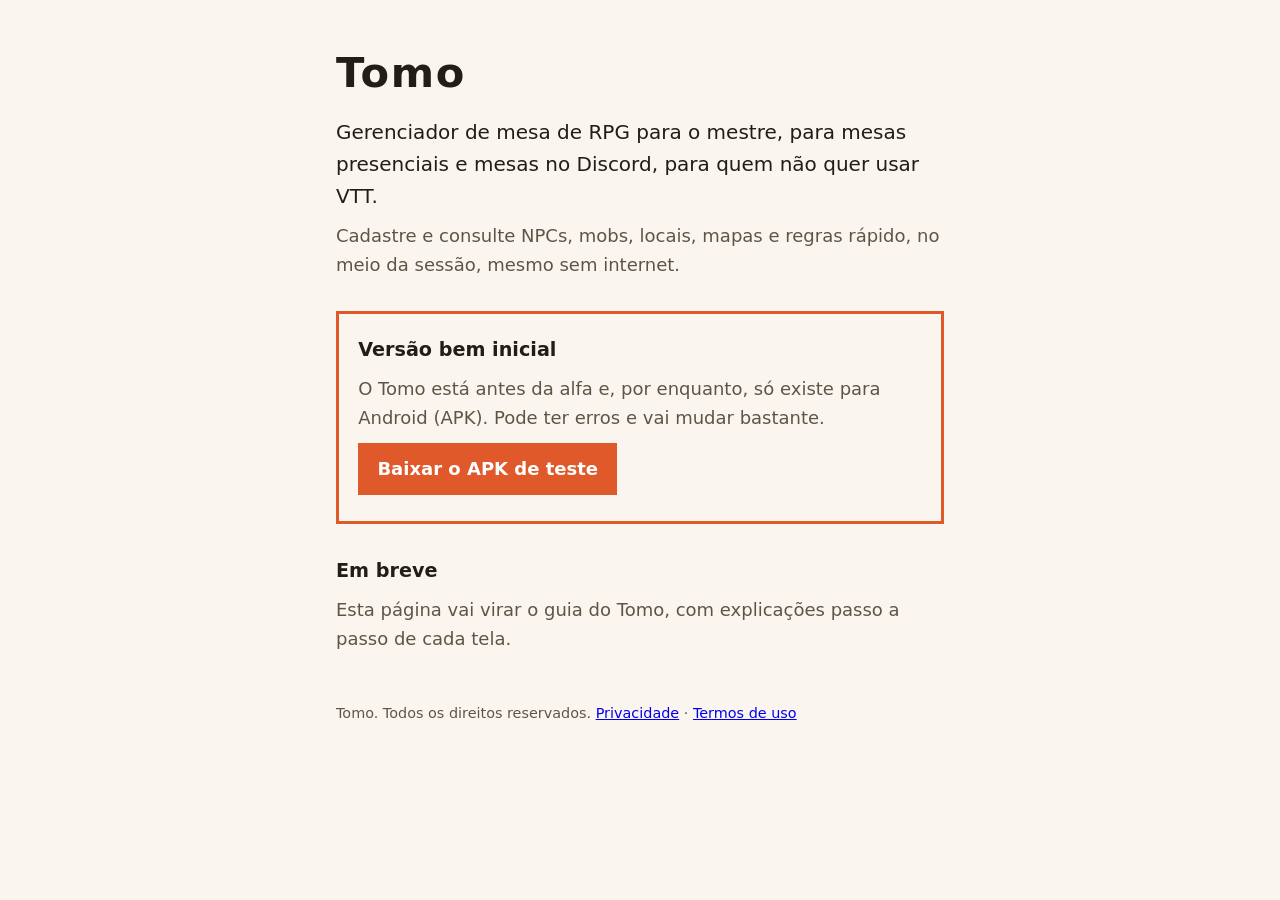
<file: index.html>
<!doctype html>
<html lang="pt-BR">
<head>
  <meta charset="utf-8">
  <meta name="viewport" content="width=device-width, initial-scale=1">
  <title>Tomo — gerenciador de mesa de RPG</title>
  <meta name="description" content="Tomo ajuda o mestre de RPG a consultar NPCs, mobs, mapas e regras durante a sessão. Para mesas presenciais e no Discord, sem VTT.">
  <link rel="stylesheet" href="estilo.css">
</head>
<body>
  <main>
    <h1>Tomo</h1>
    <p class="lead">Gerenciador de mesa de RPG para o mestre, para mesas presenciais e mesas no Discord, para quem não quer usar VTT.</p>
    <p>Cadastre e consulte NPCs, mobs, locais, mapas e regras rápido, no meio da sessão, mesmo sem internet.</p>

    <section class="aviso">
      <h2>Versão bem inicial</h2>
      <p>O Tomo está antes da alfa e, por enquanto, só existe para Android (APK). Pode ter erros e vai mudar bastante.</p>
      <p><a class="botao" href="https://github.com/Maycotkp/tomo-apk/releases/tag/ultimo">Baixar o APK de teste</a></p>
    </section>

    <section>
      <h2>Em breve</h2>
      <p>Esta página vai virar o guia do Tomo, com explicações passo a passo de cada tela.</p>
    </section>

    <footer>
      <p>Tomo. Todos os direitos reservados. <a href="privacidade/">Privacidade</a> · <a href="termos/">Termos de uso</a></p>
    </footer>
  </main>
</body>
</html>
</file>
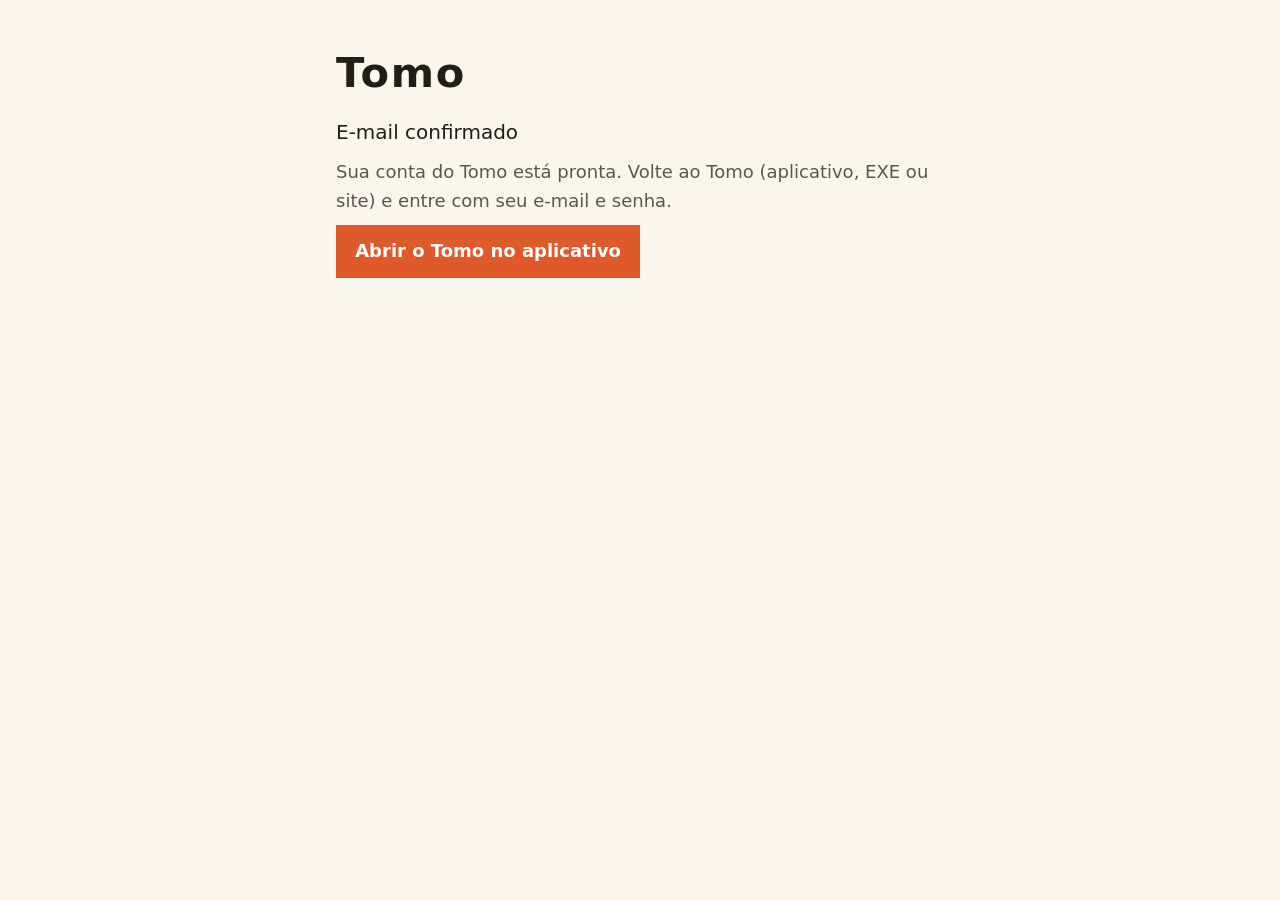
<file: auth/index.html>
<!doctype html>
<html lang="pt-BR">
<head>
  <meta charset="utf-8">
  <meta name="viewport" content="width=device-width, initial-scale=1">
  <meta name="robots" content="noindex">
  <meta name="referrer" content="no-referrer">
  <title>Tomo — conta</title>
  <link rel="stylesheet" href="../estilo.css">
</head>
<body>
  <main>
    <h1>Tomo</h1>
    <p class="lead" id="titulo">Um instante...</p>
    <p id="texto"></p>
    <p><a class="botao" id="abrir" href="tomo://auth-callback" hidden>Abrir o Tomo no aplicativo</a></p>
  </main>
  <script>
    // Esta página não guarda nem envia nada. O Supabase já confirmou a conta antes de chegar aqui.
    // Confirmar e-mail: só avisa que deu certo (a pessoa entra no app, no EXE ou no site com e-mail e senha).
    // Trocar a senha: repassa só o código do link para a tela de senha nova do aplicativo (esquema tomo://) e limpa o endereço do histórico.
    (function () {
      var busca = location.search || '';
      var hash = location.hash || '';
      var params = new URLSearchParams(hash.replace(/^#/, '') || busca.replace(/^\?/, ''));
      var titulo = document.getElementById('titulo');
      var texto = document.getElementById('texto');
      var abrir = document.getElementById('abrir');
      var tipo = params.get('type');
      var erro = params.get('error_description') || params.get('error');
      // Dois formatos de link de senha: o código do link (token_hash) ou a sessão no endereço (modelo padrão do Supabase).
      var codigo = params.get('token_hash');
      var acesso = params.get('access_token');
      var renovacao = params.get('refresh_token');
      if (!codigo && acesso && renovacao) codigo = 'sessao~' + acesso + '~' + renovacao;
      var alvo = 'tomo://esqueci-a-senha' + (codigo ? '?token=' + encodeURIComponent(codigo) : '');
      history.replaceState(null, '', location.pathname);
      if (erro) {
        titulo.textContent = 'Esse link não vale mais';
        texto.textContent = 'O link venceu ou já foi usado. Peça outro no Tomo: para confirmar o e-mail, crie a conta de novo; para a senha, use Esqueci a senha.';
        return;
      }
      if (tipo === 'recovery' && codigo) {
        titulo.textContent = 'Trocar a senha';
        texto.textContent = 'Abrindo o Tomo para você escolher a senha nova. Se não abrir, toque no botão. No EXE ou no site, abra o Tomo e use Esqueci a senha.';
        abrir.setAttribute('href', alvo);
        abrir.hidden = false;
        setTimeout(function () { location.href = alvo; }, 300);
        return;
      }
      titulo.textContent = 'E-mail confirmado';
      texto.textContent = 'Sua conta do Tomo está pronta. Volte ao Tomo (aplicativo, EXE ou site) e entre com seu e-mail e senha.';
      abrir.hidden = false;
    })();
  </script>
</body>
</html>
</file>
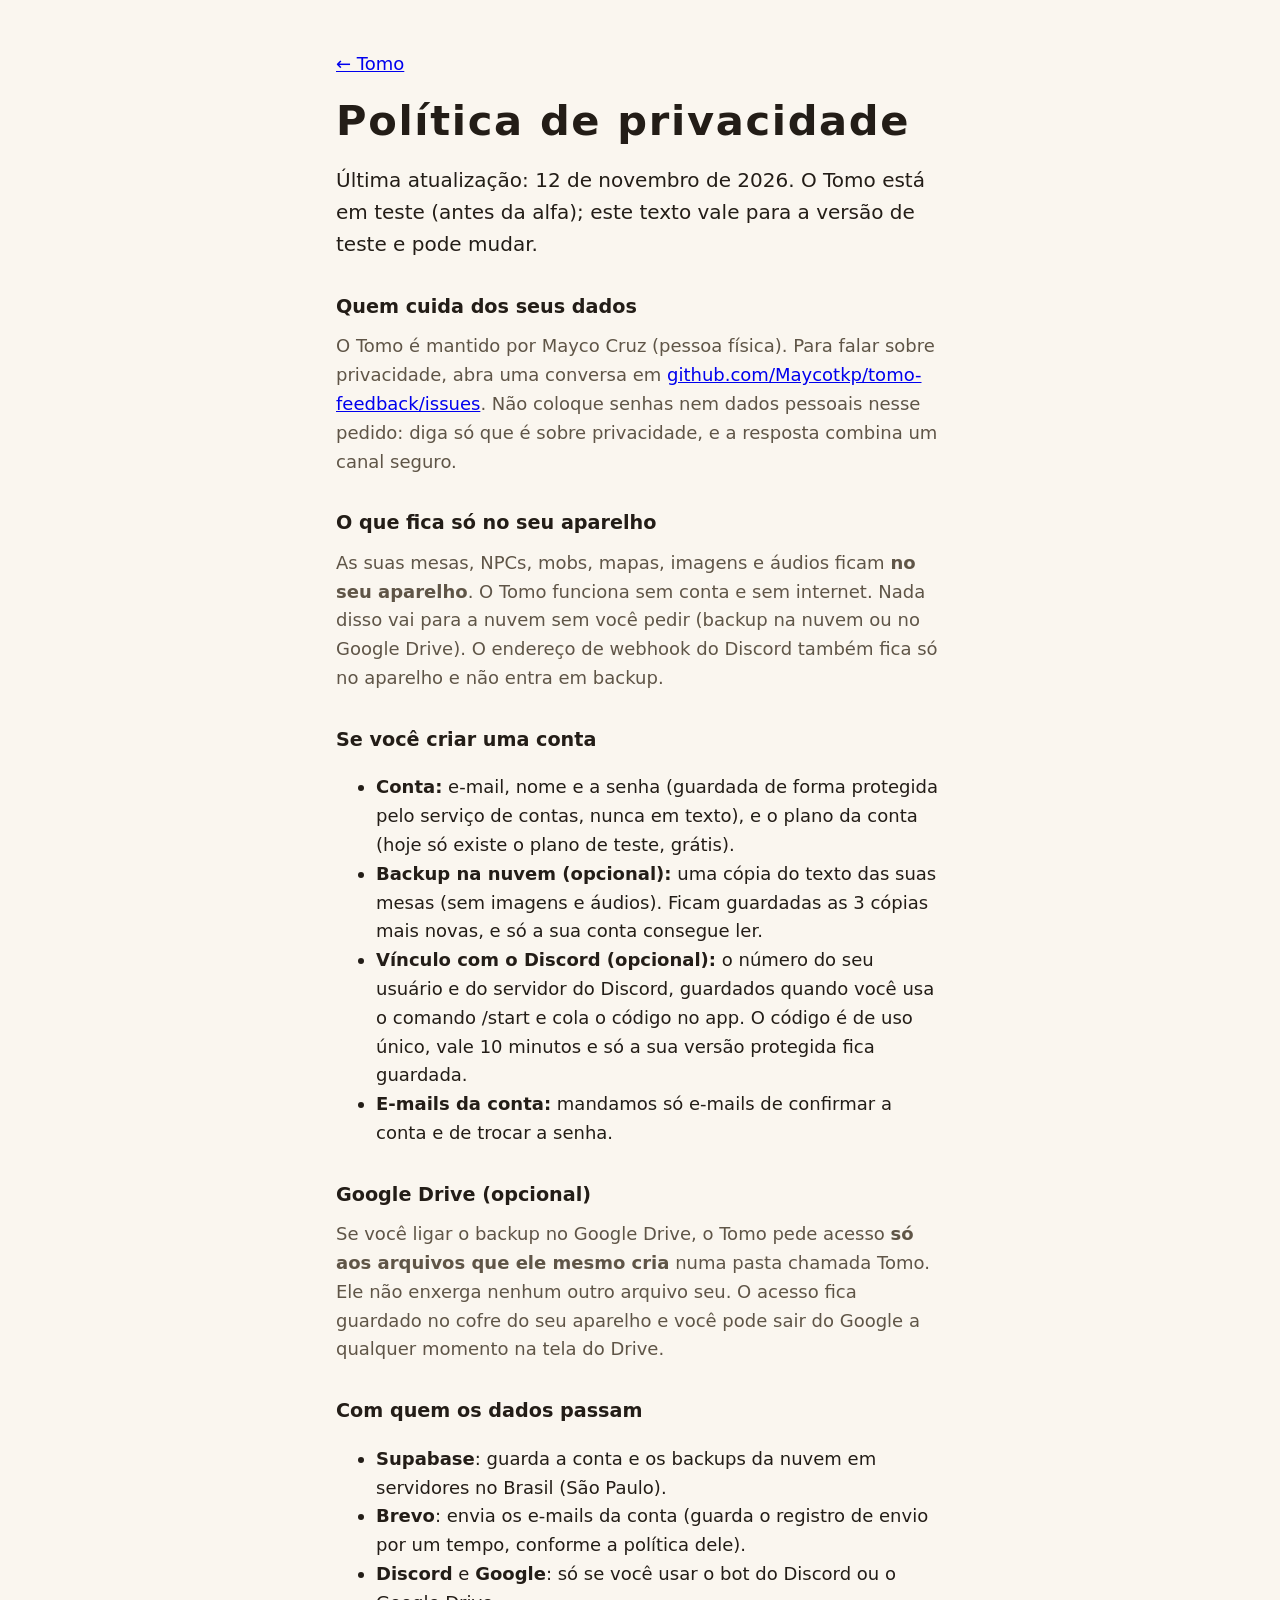
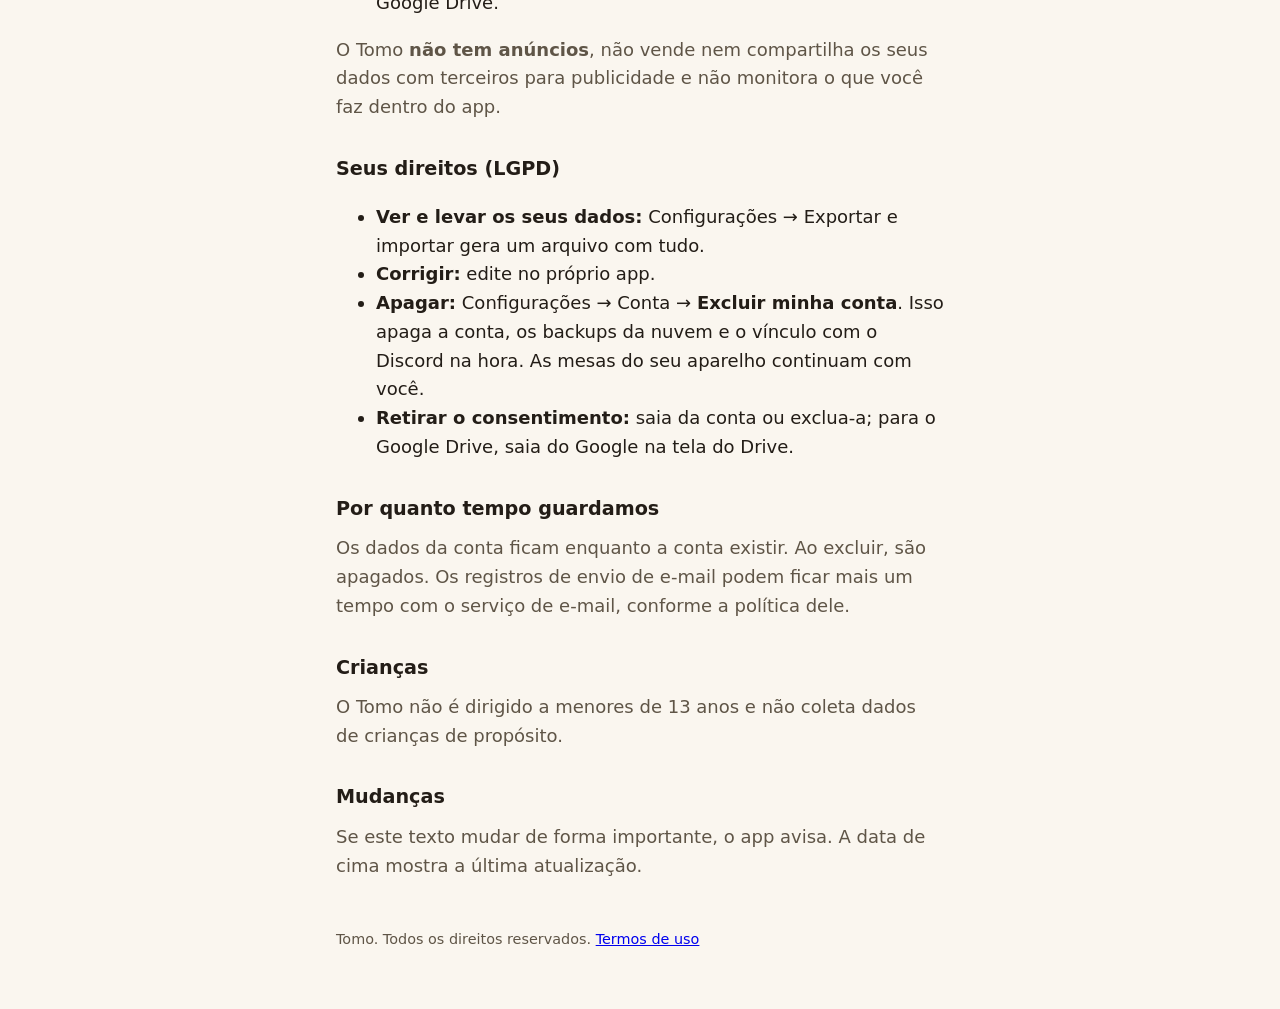
<file: privacidade/index.html>
<!doctype html>
<html lang="pt-BR">
<head>
  <meta charset="utf-8">
  <meta name="viewport" content="width=device-width, initial-scale=1">
  <title>Tomo — Política de privacidade</title>
  <meta name="description" content="Quais dados o Tomo guarda, para que servem, com quem são compartilhados e como apagar tudo.">
  <link rel="stylesheet" href="../estilo.css">
</head>
<body>
  <main>
    <p><a href="../">&larr; Tomo</a></p>
    <h1>Política de privacidade</h1>
    <p class="lead">Última atualização: 12 de novembro de 2026. O Tomo está em teste (antes da alfa); este texto vale para a versão de teste e pode mudar.</p>

    <h2>Quem cuida dos seus dados</h2>
    <p>O Tomo é mantido por Mayco Cruz (pessoa física). Para falar sobre privacidade, abra uma conversa em <a href="https://github.com/Maycotkp/tomo-feedback/issues">github.com/Maycotkp/tomo-feedback/issues</a>. Não coloque senhas nem dados pessoais nesse pedido: diga só que é sobre privacidade, e a resposta combina um canal seguro.</p>

    <h2>O que fica só no seu aparelho</h2>
    <p>As suas mesas, NPCs, mobs, mapas, imagens e áudios ficam <strong>no seu aparelho</strong>. O Tomo funciona sem conta e sem internet. Nada disso vai para a nuvem sem você pedir (backup na nuvem ou no Google Drive). O endereço de webhook do Discord também fica só no aparelho e não entra em backup.</p>

    <h2>Se você criar uma conta</h2>
    <ul>
      <li><strong>Conta:</strong> e-mail, nome e a senha (guardada de forma protegida pelo serviço de contas, nunca em texto), e o plano da conta (hoje só existe o plano de teste, grátis).</li>
      <li><strong>Backup na nuvem (opcional):</strong> uma cópia do texto das suas mesas (sem imagens e áudios). Ficam guardadas as 3 cópias mais novas, e só a sua conta consegue ler.</li>
      <li><strong>Vínculo com o Discord (opcional):</strong> o número do seu usuário e do servidor do Discord, guardados quando você usa o comando /start e cola o código no app. O código é de uso único, vale 10 minutos e só a sua versão protegida fica guardada.</li>
      <li><strong>E-mails da conta:</strong> mandamos só e-mails de confirmar a conta e de trocar a senha.</li>
    </ul>

    <h2>Google Drive (opcional)</h2>
    <p>Se você ligar o backup no Google Drive, o Tomo pede acesso <strong>só aos arquivos que ele mesmo cria</strong> numa pasta chamada Tomo. Ele não enxerga nenhum outro arquivo seu. O acesso fica guardado no cofre do seu aparelho e você pode sair do Google a qualquer momento na tela do Drive.</p>

    <h2>Com quem os dados passam</h2>
    <ul>
      <li><strong>Supabase</strong>: guarda a conta e os backups da nuvem em servidores no Brasil (São Paulo).</li>
      <li><strong>Brevo</strong>: envia os e-mails da conta (guarda o registro de envio por um tempo, conforme a política dele).</li>
      <li><strong>Discord</strong> e <strong>Google</strong>: só se você usar o bot do Discord ou o Google Drive.</li>
    </ul>
    <p>O Tomo <strong>não tem anúncios</strong>, não vende nem compartilha os seus dados com terceiros para publicidade e não monitora o que você faz dentro do app.</p>

    <h2>Seus direitos (LGPD)</h2>
    <ul>
      <li><strong>Ver e levar os seus dados:</strong> Configurações &rarr; Exportar e importar gera um arquivo com tudo.</li>
      <li><strong>Corrigir:</strong> edite no próprio app.</li>
      <li><strong>Apagar:</strong> Configurações &rarr; Conta &rarr; <strong>Excluir minha conta</strong>. Isso apaga a conta, os backups da nuvem e o vínculo com o Discord na hora. As mesas do seu aparelho continuam com você.</li>
      <li><strong>Retirar o consentimento:</strong> saia da conta ou exclua-a; para o Google Drive, saia do Google na tela do Drive.</li>
    </ul>

    <h2>Por quanto tempo guardamos</h2>
    <p>Os dados da conta ficam enquanto a conta existir. Ao excluir, são apagados. Os registros de envio de e-mail podem ficar mais um tempo com o serviço de e-mail, conforme a política dele.</p>

    <h2>Crianças</h2>
    <p>O Tomo não é dirigido a menores de 13 anos e não coleta dados de crianças de propósito.</p>

    <h2>Mudanças</h2>
    <p>Se este texto mudar de forma importante, o app avisa. A data de cima mostra a última atualização.</p>

    <footer><p>Tomo. Todos os direitos reservados. <a href="../termos/">Termos de uso</a></p></footer>
  </main>
</body>
</html>
</file>
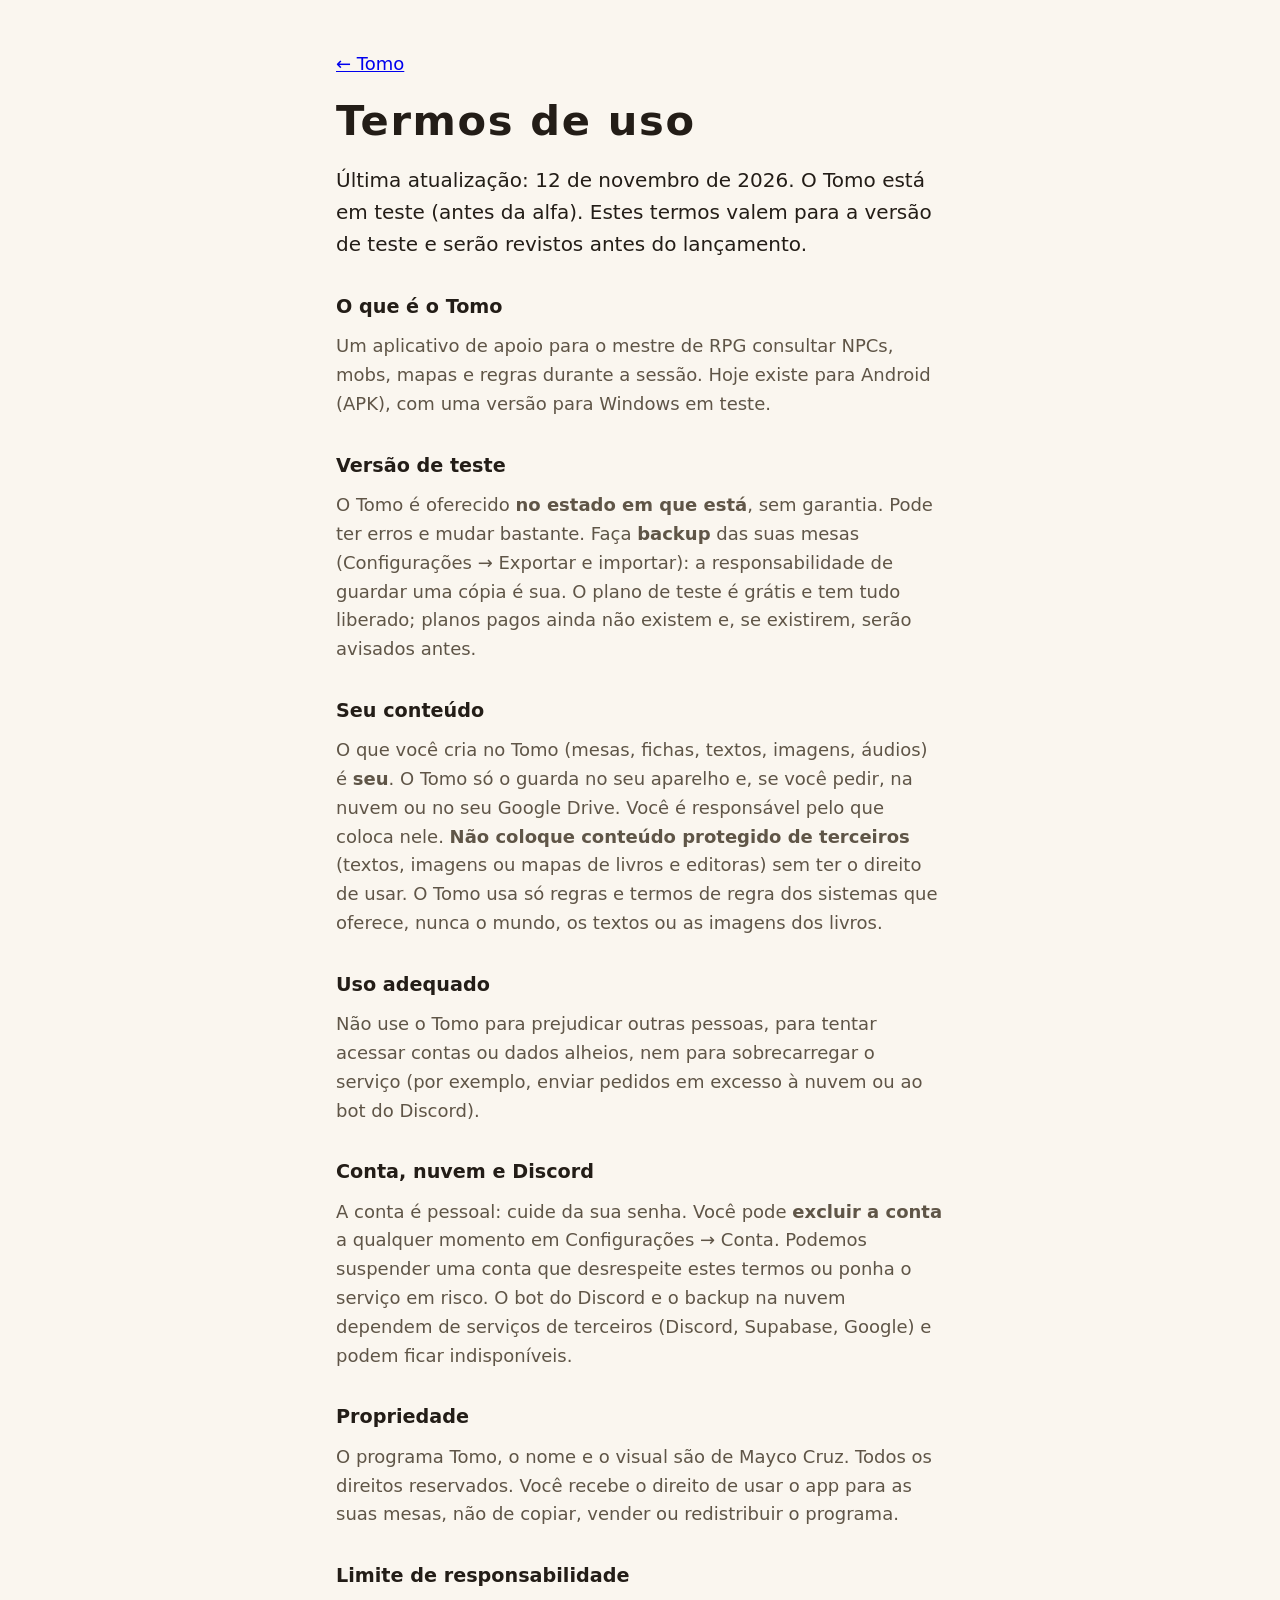
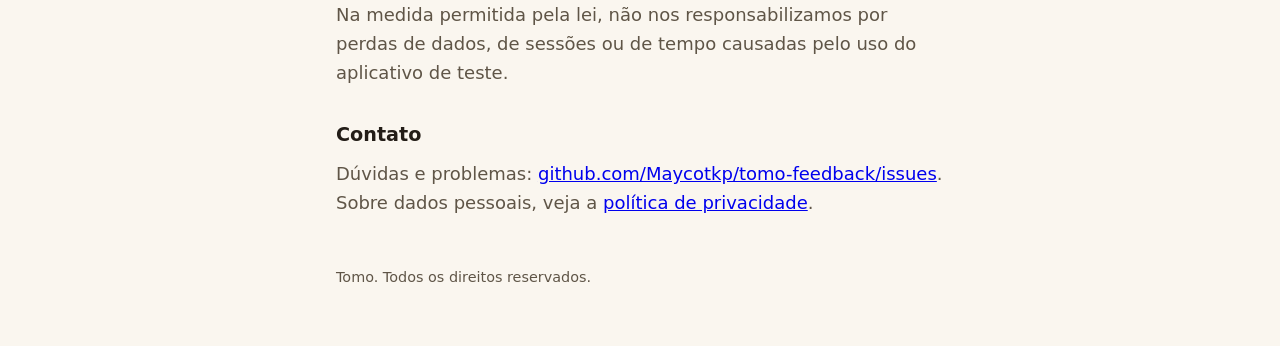
<file: termos/index.html>
<!doctype html>
<html lang="pt-BR">
<head>
  <meta charset="utf-8">
  <meta name="viewport" content="width=device-width, initial-scale=1">
  <title>Tomo — Termos de uso</title>
  <meta name="description" content="As regras de uso do Tomo, gerenciador de mesa de RPG, na versão de teste.">
  <link rel="stylesheet" href="../estilo.css">
</head>
<body>
  <main>
    <p><a href="../">&larr; Tomo</a></p>
    <h1>Termos de uso</h1>
    <p class="lead">Última atualização: 12 de novembro de 2026. O Tomo está em teste (antes da alfa). Estes termos valem para a versão de teste e serão revistos antes do lançamento.</p>

    <h2>O que é o Tomo</h2>
    <p>Um aplicativo de apoio para o mestre de RPG consultar NPCs, mobs, mapas e regras durante a sessão. Hoje existe para Android (APK), com uma versão para Windows em teste.</p>

    <h2>Versão de teste</h2>
    <p>O Tomo é oferecido <strong>no estado em que está</strong>, sem garantia. Pode ter erros e mudar bastante. Faça <strong>backup</strong> das suas mesas (Configurações &rarr; Exportar e importar): a responsabilidade de guardar uma cópia é sua. O plano de teste é grátis e tem tudo liberado; planos pagos ainda não existem e, se existirem, serão avisados antes.</p>

    <h2>Seu conteúdo</h2>
    <p>O que você cria no Tomo (mesas, fichas, textos, imagens, áudios) é <strong>seu</strong>. O Tomo só o guarda no seu aparelho e, se você pedir, na nuvem ou no seu Google Drive. Você é responsável pelo que coloca nele. <strong>Não coloque conteúdo protegido de terceiros</strong> (textos, imagens ou mapas de livros e editoras) sem ter o direito de usar. O Tomo usa só regras e termos de regra dos sistemas que oferece, nunca o mundo, os textos ou as imagens dos livros.</p>

    <h2>Uso adequado</h2>
    <p>Não use o Tomo para prejudicar outras pessoas, para tentar acessar contas ou dados alheios, nem para sobrecarregar o serviço (por exemplo, enviar pedidos em excesso à nuvem ou ao bot do Discord).</p>

    <h2>Conta, nuvem e Discord</h2>
    <p>A conta é pessoal: cuide da sua senha. Você pode <strong>excluir a conta</strong> a qualquer momento em Configurações &rarr; Conta. Podemos suspender uma conta que desrespeite estes termos ou ponha o serviço em risco. O bot do Discord e o backup na nuvem dependem de serviços de terceiros (Discord, Supabase, Google) e podem ficar indisponíveis.</p>

    <h2>Propriedade</h2>
    <p>O programa Tomo, o nome e o visual são de Mayco Cruz. Todos os direitos reservados. Você recebe o direito de usar o app para as suas mesas, não de copiar, vender ou redistribuir o programa.</p>

    <h2>Limite de responsabilidade</h2>
    <p>Na medida permitida pela lei, não nos responsabilizamos por perdas de dados, de sessões ou de tempo causadas pelo uso do aplicativo de teste.</p>

    <h2>Contato</h2>
    <p>Dúvidas e problemas: <a href="https://github.com/Maycotkp/tomo-feedback/issues">github.com/Maycotkp/tomo-feedback/issues</a>. Sobre dados pessoais, veja a <a href="../privacidade/">política de privacidade</a>.</p>

    <footer><p>Tomo. Todos os direitos reservados.</p></footer>
  </main>
</body>
</html>
</file>
<file: estilo.css>
:root { color-scheme: dark light; --fundo: #14110f; --texto: #f1e9dc; --mudo: #b9ad9b; --destaque: #e0592a; --borda: #3a322b; }
@media (prefers-color-scheme: light) { :root { --fundo: #faf6ef; --texto: #231d17; --mudo: #5f5547; --borda: #d9cfbe; } }
* { box-sizing: border-box; }
body { margin: 0; background: var(--fundo); color: var(--texto); font: 18px/1.6 system-ui, -apple-system, "Segoe UI", sans-serif; }
main { max-width: 40rem; margin: 0 auto; padding: 2.5rem 1rem 3rem; }
h1 { font-size: 2.6rem; margin: 0 0 .5rem; letter-spacing: .04em; }
h2 { font-size: 1.2rem; margin: 2rem 0 .4rem; }
.lead { font-size: 1.25rem; color: var(--texto); }
p { margin: .6rem 0; color: var(--mudo); }
.aviso { border: 3px solid var(--destaque); padding: .5rem 1.2rem 1rem; margin-top: 2rem; }
.aviso h2 { margin-top: .8rem; }
a.botao, button.botao { display: inline-block; min-height: 48px; padding: .75rem 1.2rem; background: var(--destaque); color: #fff; font: inherit; font-weight: 700; text-decoration: none; border: 0; cursor: pointer; }
a.botao:focus-visible, button.botao:focus-visible { outline: 3px solid var(--texto); outline-offset: 3px; }
footer p { margin-top: 3rem; font-size: .9rem; }
</file>
